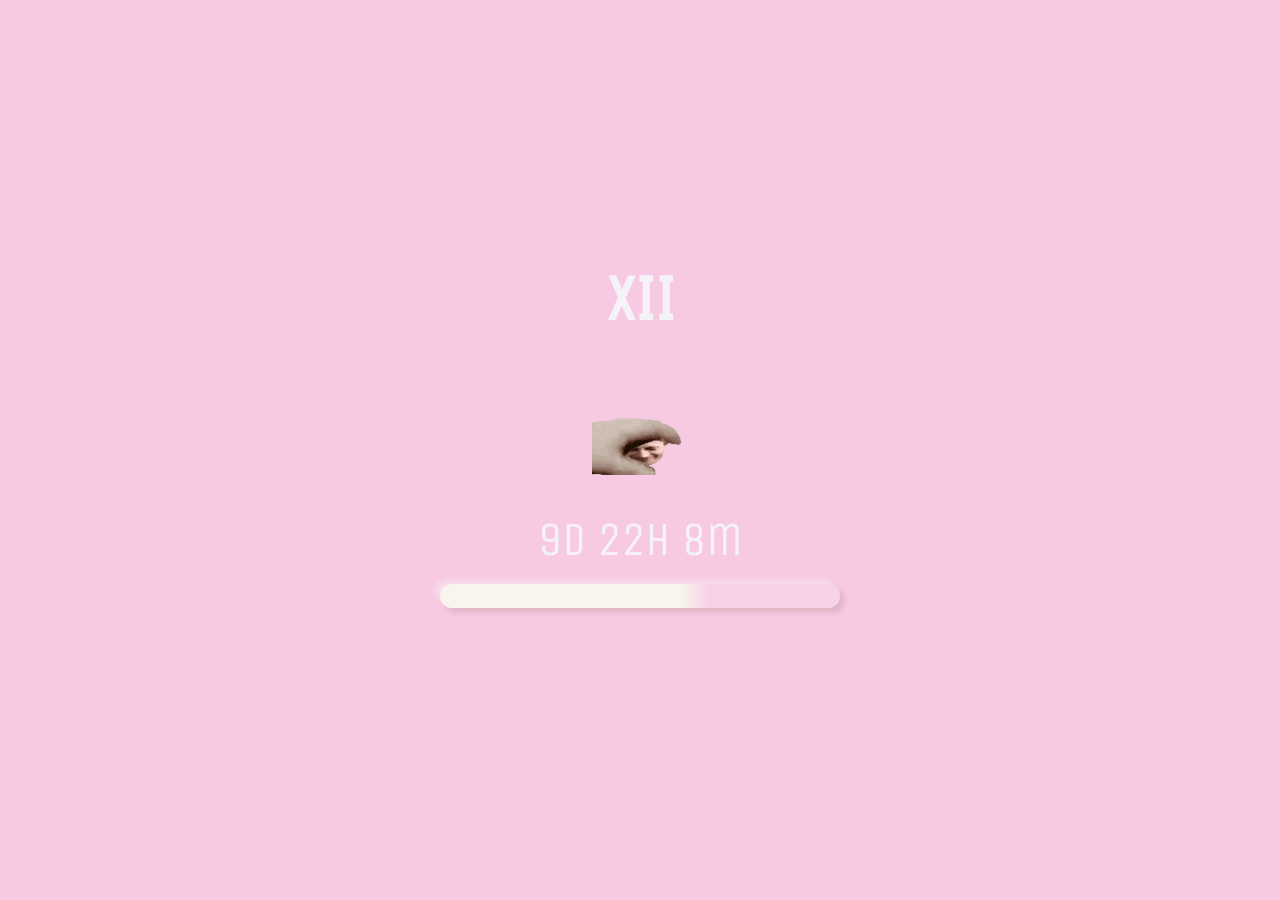
<file: index.html>
<!doctype html>
<html lang="en">
  <head>
    <meta charset="UTF-8" />
    <meta name="viewport" content="width=device-width, initial-scale=1.0" />
    <link rel="stylesheet" href="countdown.css" />
    <link rel="preconnect" href="https://fonts.googleapis.com" />
    <link rel="preconnect" href="https://fonts.gstatic.com" crossorigin />
    <link
      href="https://fonts.googleapis.com/css2?family=Unica+One&display=swap"
      rel="stylesheet"
    />
    <link rel="icon" type="image/x-icon" href="favicon_frogo.ico" />
    <title>XII</title>
  </head>
  <body>
    <div class="container">
      <div class="title">
        <h1>XII</h1>
        <img id="emote" src="./gifs/headpat.gif" alt="emote" />
      </div>
      <div id="countdown"></div>
      <div id="progress-container">
        <div id="progress-bar"></div>
      </div>
      <button id="next-btn" style="display: none">Next</button>
    </div>
    <script src="./scripts/countdown.js"></script>
  </body>
</html>
</file>
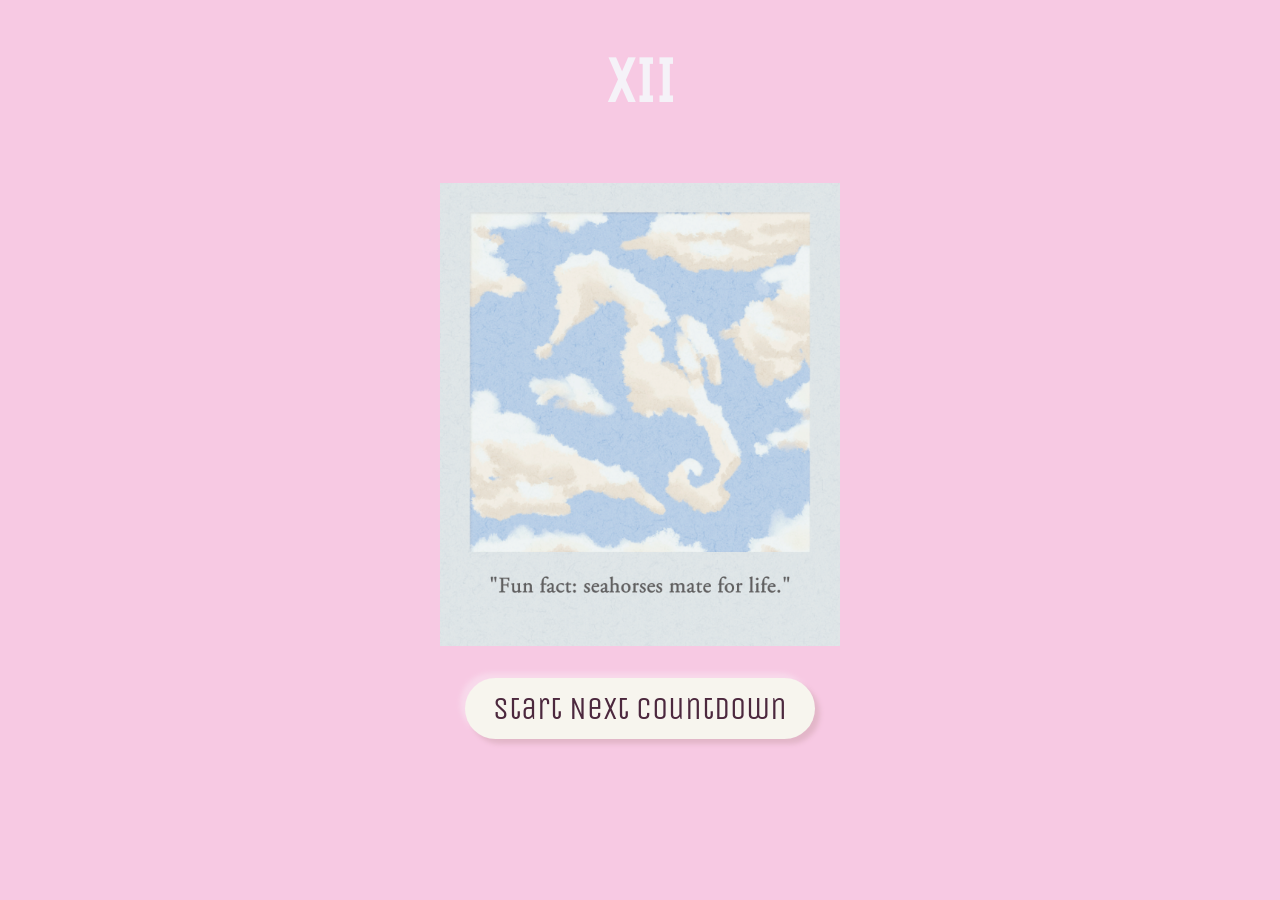
<file: duodecim.html>
<!doctype html>
<html lang="en">
  <head>
    <meta charset="UTF-8" />
    <meta name="viewport" content="width=device-width, initial-scale=1.0" />
    <title>Duodecim</title>
    <link rel="stylesheet" href="countdown.css" />
    <link rel="preconnect" href="https://fonts.googleapis.com" />
    <link rel="preconnect" href="https://fonts.gstatic.com" crossorigin />
    <link
      href="https://fonts.googleapis.com/css2?family=Unica+One&display=swap"
      rel="stylesheet"
    />
    <link rel="icon" type="image/x-icon" href="favicon_frogo.ico" />
  </head>
  <body>
    <div class="title">
      <h1>XII</h1>
      <div class="obj-cont">
        <img id="obj" src="" alt="Object" />
      </div>
    </div>
    <div class="btn-cont">
      <button id="start-btn">Start Next Countdown</button>
    </div>
    <script src="./scripts/obj.js"></script>
    <script src="./scripts/next.js"></script>
  </body>
</html>
</file>
<file: countdown.css>
#countdown {
  font-size: 3rem;
  font-family: "Unica One", sans-serif;
  color: #f5f2f8;
  text-align: center;
}
body {
  background-color: #f7c9e3;
}
h1 {
  font-size: 4rem;
  font-family: "Unica One", sans-serif;
  color: #f5f2f8;
  text-align: center;
}
.container {
  width: 100%;
  height: 90vh;
  display: flex;
  flex-direction: column;
  justify-content: center;
  align-items: center;
}

#emote {
  width: 6rem;
  margin-bottom: 2rem;
}

.obj-cont {
  width: 100%;
  display: flex;
  justify-content: center;
  margin-top: 4rem;
}

#obj {
  width: 100%;
  max-width: 400px;
  height: auto;
}

@media (max-width: 768px) {
  #obj {
    max-width: 80%;
  }
}

/*progress bar*/
#progress-container {
  width: 400px;
  height: 24px;
  margin-top: 1rem;
  background: #f5f2f834;
  border-radius: 999px;
  overflow: hidden;
  box-shadow:
    5px 5px 5px #e2b6c8,
    -5px -5px 5px #f8d9eb;
}

@media (max-width: 768px) {
  #progress-container {
    width: 75vw;
  }
}

#progress-bar {
  width: 0%;
  height: 100%;
  background-image: linear-gradient(to right, #f7f5ee 90%, #afc27e00 100%);
  /*background: #afc27e;*/
  transition: width 1s linear;
}

.btn-cont {
  display: flex;
  justify-content: center;
  margin-top: 2rem;
}
/*next button*/
#next-btn,
#start-btn {
  padding: 12px 28px;
  border: none;
  border-radius: 999px;
  cursor: pointer;
  background: #f7f5ee 50%;
  box-shadow:
    5px 5px 5px #e2b6c8,
    -5px -5px 5px #f8d9eb;
  font-size: 2rem;
  font-family: "Unica One", sans-serif;
  color: #4c283e;
  transition: 0.25s;
}

#next-btn:hover,
#start-btn:hover {
  transform: scale(1.05);
}

#next-btn:active,
#start-btn:active {
  transform: scale(0.95);
}

/* font library */
.unica-one-regular {
  font-family: "Unica One", sans-serif;
  font-weight: 400;
  font-style: normal;
}
</file>
